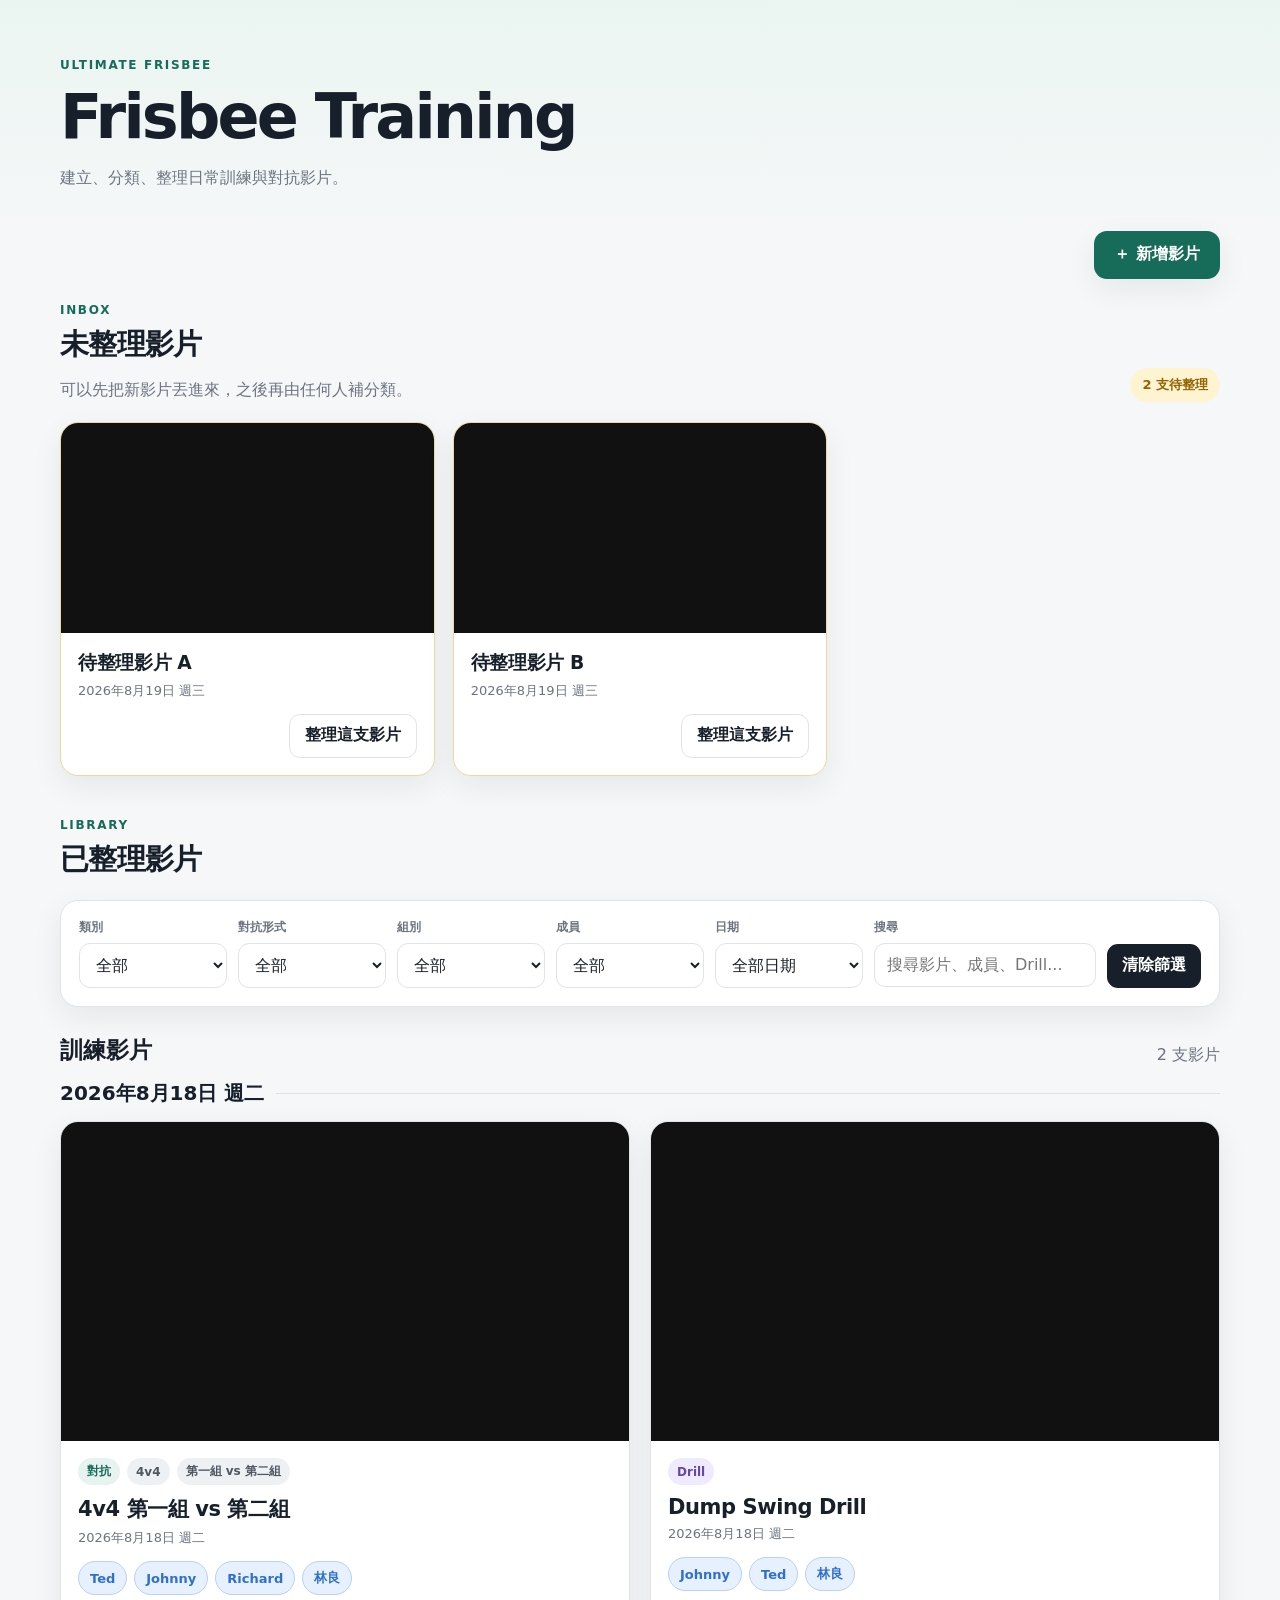
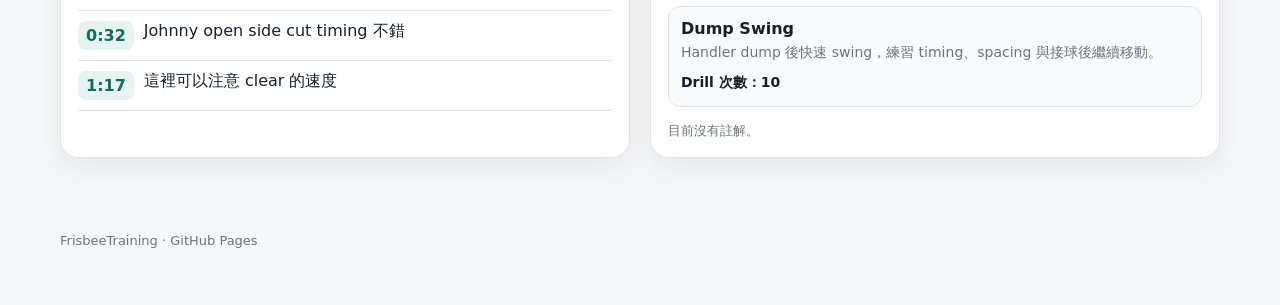
<file: index.html>
<!DOCTYPE html>
<html lang="zh-Hant">
<head>
  <meta charset="UTF-8" />
  <meta name="viewport" content="width=device-width, initial-scale=1.0" />
  <meta name="description" content="Frisbee training video library" />
  <title>Frisbee Training</title>
  <link rel="stylesheet" href="style.css" />
</head>
<body>
  <header class="site-header">
    <div class="container">
      <p class="eyebrow">ULTIMATE FRISBEE</p>
      <h1>Frisbee Training</h1>
      <p class="subtitle">建立、分類、整理日常訓練與對抗影片。</p>
    </div>
  </header>

  <main class="container">
    <!-- CREATE VIDEO LAUNCHER -->
    <section class="create-launcher">
      <button id="openCreatorButton" class="add-video-button" type="button">
        ＋ 新增影片
      </button>
    </section>

    <!-- CREATE VIDEO -->
    <section class="panel creator-panel" id="creatorPanel" hidden>
      <div class="section-heading">
        <div>
          <p class="eyebrow">CREATE</p>
          <h2>建立影片</h2>
          <p class="section-description">
            貼上 YouTube 連結，再依影片內容補上類別、成員與訓練資訊。
          </p>
        </div>

        <button id="closeCreatorButton" class="close-button" type="button" aria-label="關閉建立影片表單">
          ✕
        </button>
      </div>

      <form id="videoForm" class="video-form">
        <input id="sourceUnsortedId" type="hidden" />

        <div class="form-grid">
          <div class="field field-wide">
            <label for="youtubeUrl">YouTube 連結 *</label>
            <input
              id="youtubeUrl"
              type="url"
              placeholder="https://www.youtube.com/watch?v=..."
              required
            />
          </div>

          <div class="field">
            <label for="videoDate">日期 *</label>
            <input id="videoDate" type="date" required />
          </div>

          <div class="field">
            <label for="videoTitle">影片標題</label>
            <input id="videoTitle" type="text" placeholder="可留白，自動產生" />
          </div>

          <div class="field">
            <label for="categorySelect">類別 *</label>
            <select id="categorySelect" required>
              <option value="">請選擇</option>
              <option value="體能">體能</option>
              <option value="Drill">Drill</option>
              <option value="對抗">對抗</option>
            </select>
          </div>
        </div>

        <!-- COMMON MEMBER AREA -->
        <div class="subpanel">
          <div class="subpanel-title-row">
            <div>
              <h3>哪些成員？</h3>
              <p>所有影片類別都可以選擇參與成員。</p>
            </div>
          </div>

          <div id="memberPicker" class="member-picker"></div>

          <div class="inline-create">
            <div class="field">
              <label for="newMemberName">新增成員：名字</label>
              <input id="newMemberName" type="text" placeholder="例如：Alice" />
            </div>

            <div class="field">
              <label for="newMemberGender">性別</label>
              <select id="newMemberGender">
                <option value="">請選擇</option>
                <option value="male">男性</option>
                <option value="female">女性</option>
              </select>
            </div>

            <button id="addMemberButton" class="secondary-button align-end" type="button">
              新增成員
            </button>
          </div>

          <p id="memberMessage" class="form-message"></p>
        </div>

        <!-- SCRIMMAGE -->
        <div id="scrimmageFields" class="subpanel category-fields" hidden>
          <div class="subpanel-title-row">
            <div>
              <h3>對抗設定</h3>
              <p>選擇對抗人數與組別。</p>
            </div>
          </div>

          <div class="form-grid">
            <div class="field">
              <label for="formatSelect">對抗形式 *</label>
              <select id="formatSelect">
                <option value="">請選擇</option>
                <option value="2v2">2v2</option>
                <option value="3v3">3v3</option>
                <option value="4v4">4v4</option>
                <option value="5v5">5v5</option>
              </select>
            </div>

            <div class="field">
              <label for="groupSelect">組別 / 對戰 *</label>
              <select id="groupSelect"></select>
            </div>
          </div>

          <div class="inline-create compact-create">
            <div class="field">
              <label for="newGroupName">新增組別 / 對戰名稱</label>
              <input
                id="newGroupName"
                type="text"
                placeholder="例如：第三組 vs 第四組"
              />
            </div>

            <button id="addGroupButton" class="secondary-button align-end" type="button">
              新增組別
            </button>
          </div>
          <p id="groupMessage" class="form-message"></p>
        </div>

        <!-- DRILL -->
        <div id="drillFields" class="subpanel category-fields" hidden>
          <div class="subpanel-title-row">
            <div>
              <h3>Drill 設定</h3>
              <p>可以選既有 Drill，或直接建立新的 Drill。</p>
            </div>
          </div>

          <div class="field">
            <label for="drillSelect">Drill *</label>
            <select id="drillSelect"></select>
          </div>

          <div id="newDrillFields" class="new-drill-fields" hidden>
            <div class="form-grid">
              <div class="field">
                <label for="newDrillName">Drill 名字 *</label>
                <input id="newDrillName" type="text" placeholder="例如：Break Side 3-man Drill" />
              </div>

              <div class="field">
                <label for="newDrillReps">Drill 次數 *</label>
                <input id="newDrillReps" type="number" min="1" step="1" placeholder="例如：10" />
              </div>

              <div class="field field-wide">
                <label for="newDrillDescription">Drill 描述 *</label>
                <textarea
                  id="newDrillDescription"
                  rows="4"
                  placeholder="描述目的、跑位方式、注意事項..."
                ></textarea>
              </div>
            </div>
          </div>
          <p id="drillMessage" class="form-message"></p>
        </div>

        <div class="form-actions">
          <p id="videoFormMessage" class="form-message"></p>
          <div class="action-buttons">
            <button id="cancelOrganizeButton" class="secondary-button" type="button" hidden>
              取消整理
            </button>
            <button class="primary-button" type="submit">建立影片</button>
          </div>
        </div>
      </form>
    </section>

    <!-- UNSORTED -->
    <section class="panel unsorted-panel">
      <div class="section-heading">
        <div>
          <p class="eyebrow">INBOX</p>
          <h2>未整理影片</h2>
          <p class="section-description">
            可以先把新影片丟進來，之後再由任何人補分類。
          </p>
        </div>
        <span id="unsortedCount" class="count-pill"></span>
      </div>

      <div id="unsortedGrid" class="unsorted-grid"></div>

      <div id="unsortedEmpty" class="empty-state compact" hidden>
        <p>目前沒有待整理影片 🎉</p>
      </div>
    </section>

    <!-- LIBRARY -->
    <section class="panel library-panel">
      <div class="section-heading">
        <div>
          <p class="eyebrow">LIBRARY</p>
          <h2>已整理影片</h2>
        </div>
      </div>

      <section class="filters" aria-label="影片篩選">
        <div class="field">
          <label for="categoryFilter">類別</label>
          <select id="categoryFilter">
            <option value="all">全部</option>
            <option value="體能">體能</option>
            <option value="Drill">Drill</option>
            <option value="對抗">對抗</option>
          </select>
        </div>

        <div class="field">
          <label for="formatFilter">對抗形式</label>
          <select id="formatFilter">
            <option value="all">全部</option>
            <option value="2v2">2v2</option>
            <option value="3v3">3v3</option>
            <option value="4v4">4v4</option>
            <option value="5v5">5v5</option>
          </select>
        </div>

        <div class="field">
          <label for="groupFilter">組別</label>
          <select id="groupFilter">
            <option value="all">全部</option>
          </select>
        </div>

        <div class="field">
          <label for="playerFilter">成員</label>
          <select id="playerFilter">
            <option value="all">全部</option>
          </select>
        </div>

        <div class="field">
          <label for="dateFilter">日期</label>
          <select id="dateFilter">
            <option value="all">全部日期</option>
          </select>
        </div>

        <div class="field search-field">
          <label for="searchInput">搜尋</label>
          <input
            id="searchInput"
            type="search"
            placeholder="搜尋影片、成員、Drill..."
          />
        </div>

        <button id="resetFilters" class="reset-button" type="button">
          清除篩選
        </button>
      </section>

      <section class="results-header">
        <h3>訓練影片</h3>
        <p id="resultCount"></p>
      </section>

      <section id="videoGrid" aria-live="polite"></section>

      <section id="emptyState" class="empty-state" hidden>
        <h3>找不到符合條件的影片</h3>
        <p>試著清除篩選。</p>
      </section>
    </section>
  </main>

  <footer>
    <div class="container">
      <p>FrisbeeTraining · GitHub Pages</p>
    </div>
  </footer>

  <script src="videos.js"></script>
  <script src="app.js"></script>
</body>
</html>
</file>
<file: style.css>
* {
  box-sizing: border-box;
}

:root {
  --bg: #f5f7f8;
  --surface: #ffffff;
  --surface-soft: #f9fafb;
  --text: #17202a;
  --muted: #6b7480;
  --border: #dfe4e8;
  --accent: #176b59;
  --accent-soft: #e6f3ef;
  --warning: #936300;
  --warning-soft: #fff4d2;
  --male: #2f6fce;
  --male-soft: #e6f0ff;
  --female: #c94848;
  --female-soft: #ffe8e8;
  --danger: #a1342b;
  --shadow: 0 10px 30px rgba(22, 32, 42, 0.07);
}

html {
  scroll-behavior: smooth;
}

body {
  margin: 0;
  font-family: Inter, ui-sans-serif, system-ui, -apple-system, BlinkMacSystemFont,
    "Segoe UI", sans-serif;
  background: var(--bg);
  color: var(--text);
}

button,
input,
select,
textarea {
  font: inherit;
}

button {
  cursor: pointer;
}

.container {
  width: min(1160px, calc(100% - 32px));
  margin: 0 auto;
}

.site-header {
  padding: 58px 0 40px;
  background: linear-gradient(180deg, #eaf5f1 0%, var(--bg) 100%);
}

.eyebrow {
  margin: 0 0 8px;
  font-size: 12px;
  font-weight: 850;
  letter-spacing: 0.14em;
  color: var(--accent);
}

h1 {
  margin: 0;
  font-size: clamp(38px, 6vw, 62px);
  letter-spacing: -0.045em;
}

.subtitle,
.section-description {
  margin: 12px 0 0;
  color: var(--muted);
  line-height: 1.6;
}

.panel {
  margin: 0 0 42px;
}

.create-launcher {
  display: flex;
  justify-content: flex-end;
  margin: 0 0 24px;
}

.add-video-button {
  min-height: 48px;
  padding: 0 20px;
  border: 0;
  border-radius: 13px;
  background: var(--accent);
  color: #fff;
  font-weight: 900;
  box-shadow: var(--shadow);
}

.add-video-button:hover {
  opacity: 0.92;
}

.close-button {
  width: 40px;
  height: 40px;
  flex: 0 0 auto;
  border: 1px solid var(--border);
  border-radius: 999px;
  background: #fff;
  color: var(--muted);
  font-weight: 900;
}

.close-button:hover {
  color: var(--text);
  background: var(--surface-soft);
}

.creator-panel {
  padding: 24px;
  background: var(--surface);
  border: 1px solid var(--border);
  border-radius: 22px;
  box-shadow: var(--shadow);
}

.section-heading {
  display: flex;
  justify-content: space-between;
  align-items: flex-end;
  gap: 16px;
  margin-bottom: 20px;
}

.section-heading h2 {
  margin: 0;
  font-size: 29px;
  letter-spacing: -0.025em;
}

.video-form {
  display: grid;
  gap: 18px;
}

.form-grid {
  display: grid;
  grid-template-columns: repeat(2, minmax(0, 1fr));
  gap: 14px;
}

.field {
  display: flex;
  flex-direction: column;
  gap: 7px;
}

.field-wide {
  grid-column: 1 / -1;
}

label {
  color: var(--muted);
  font-size: 12px;
  font-weight: 800;
}

input,
select,
textarea {
  width: 100%;
  border: 1px solid var(--border);
  border-radius: 11px;
  padding: 11px 12px;
  background: #fff;
  color: var(--text);
}

input,
select {
  min-height: 44px;
}

textarea {
  resize: vertical;
}

input:focus,
select:focus,
textarea:focus {
  outline: 3px solid rgba(23, 107, 89, 0.13);
  border-color: var(--accent);
}

.subpanel {
  padding: 18px;
  border: 1px solid var(--border);
  border-radius: 16px;
  background: var(--surface-soft);
}

.subpanel-title-row {
  margin-bottom: 14px;
}

.subpanel-title-row h3 {
  margin: 0;
  font-size: 18px;
}

.subpanel-title-row p {
  margin: 5px 0 0;
  color: var(--muted);
  font-size: 13px;
}

.inline-create {
  display: grid;
  grid-template-columns: 1.5fr 1fr auto;
  align-items: end;
  gap: 10px;
  margin-top: 14px;
}

.compact-create {
  grid-template-columns: 1fr auto;
}

.align-end {
  align-self: end;
}

.member-picker {
  display: flex;
  flex-wrap: wrap;
  gap: 9px;
  min-height: 36px;
}

.member-option {
  position: relative;
}

.member-option input {
  position: absolute;
  pointer-events: none;
  opacity: 0;
}

.member-option span,
.player-tag {
  display: inline-flex;
  align-items: center;
  min-height: 34px;
  padding: 0 11px;
  border-radius: 999px;
  border: 1px solid var(--border);
  background: #fff;
  font-size: 13px;
  font-weight: 800;
}

.member-option.male span,
.player-tag.male {
  border-color: #b9d1f5;
  background: var(--male-soft);
  color: var(--male);
}

.member-option.female span,
.player-tag.female {
  border-color: #f2bbbb;
  background: var(--female-soft);
  color: var(--female);
}

.member-option input:checked + span {
  box-shadow: inset 0 0 0 2px currentColor;
  transform: translateY(-1px);
}

.member-option span:hover {
  filter: brightness(0.98);
}

.primary-button,
.secondary-button,
.reset-button,
.organize-button {
  min-height: 44px;
  border-radius: 11px;
  padding: 0 15px;
  font-weight: 850;
}

.primary-button {
  border: 0;
  background: var(--accent);
  color: #fff;
}

.secondary-button,
.organize-button {
  border: 1px solid var(--border);
  background: #fff;
  color: var(--text);
}

.reset-button {
  align-self: end;
  border: 0;
  background: var(--text);
  color: #fff;
}

.primary-button:hover,
.secondary-button:hover,
.reset-button:hover,
.organize-button:hover {
  opacity: 0.9;
}

.form-actions {
  display: flex;
  justify-content: space-between;
  align-items: center;
  gap: 16px;
}

.action-buttons {
  display: flex;
  gap: 10px;
  margin-left: auto;
}

.form-message {
  margin: 7px 0 0;
  min-height: 18px;
  color: var(--danger);
  font-size: 13px;
}

.success-message {
  color: var(--accent);
}

.count-pill {
  display: inline-flex;
  align-items: center;
  min-height: 34px;
  padding: 0 12px;
  border-radius: 999px;
  background: var(--warning-soft);
  color: var(--warning);
  font-size: 13px;
  font-weight: 850;
}

.unsorted-grid {
  display: grid;
  grid-template-columns: repeat(3, minmax(0, 1fr));
  gap: 18px;
}

.unsorted-card,
.video-card {
  overflow: hidden;
  background: var(--surface);
  border: 1px solid var(--border);
  border-radius: 18px;
  box-shadow: var(--shadow);
}

.unsorted-card {
  border-color: #ead8a0;
}

.video-frame {
  display: block;
  width: 100%;
  aspect-ratio: 16 / 9;
  border: 0;
  background: #111;
}

.unsorted-body,
.card-body {
  padding: 17px;
}

.unsorted-body h3,
.card-title {
  margin: 0;
  letter-spacing: -0.02em;
}

.unsorted-date,
.card-date {
  margin: 6px 0 14px;
  color: var(--muted);
  font-size: 13px;
}

.unsorted-actions {
  display: flex;
  justify-content: flex-end;
}

.filters {
  display: grid;
  grid-template-columns: repeat(5, minmax(110px, 1fr)) minmax(190px, 1.5fr) auto;
  gap: 11px;
  padding: 18px;
  margin-bottom: 28px;
  border: 1px solid var(--border);
  border-radius: 18px;
  background: var(--surface);
  box-shadow: var(--shadow);
}

.results-header {
  display: flex;
  justify-content: space-between;
  align-items: flex-end;
  gap: 12px;
  margin-bottom: 14px;
}

.results-header h3 {
  margin: 0;
  font-size: 23px;
}

#resultCount {
  margin: 0;
  color: var(--muted);
}

.date-section {
  margin-bottom: 34px;
}

.date-heading {
  display: flex;
  align-items: center;
  gap: 12px;
  margin: 0 0 14px;
  font-size: 20px;
}

.date-heading::after {
  content: "";
  height: 1px;
  flex: 1;
  background: var(--border);
}

.video-grid {
  display: grid;
  grid-template-columns: repeat(2, minmax(0, 1fr));
  gap: 20px;
}

.card-meta {
  display: flex;
  flex-wrap: wrap;
  gap: 7px;
  margin-bottom: 10px;
}

.badge {
  display: inline-flex;
  align-items: center;
  min-height: 27px;
  padding: 0 9px;
  border-radius: 999px;
  background: var(--accent-soft);
  color: var(--accent);
  font-size: 12px;
  font-weight: 850;
}

.badge.neutral {
  background: #eef1f3;
  color: #4f5862;
}

.badge.drill {
  background: #f0eaff;
  color: #6548a8;
}

.badge.fitness {
  background: #fff0dd;
  color: #9a5c16;
}

.card-title {
  font-size: 21px;
}

.player-list {
  display: flex;
  flex-wrap: wrap;
  gap: 7px;
  margin-bottom: 15px;
}

.player-tag {
  cursor: pointer;
}

.detail-box {
  margin: 0 0 15px;
  padding: 12px;
  border-radius: 12px;
  background: var(--surface-soft);
  border: 1px solid var(--border);
}

.detail-box strong {
  display: block;
  margin-bottom: 4px;
}

.detail-box p {
  margin: 0;
  color: var(--muted);
  line-height: 1.55;
  font-size: 14px;
}

.detail-line {
  margin-top: 8px !important;
  color: var(--text) !important;
  font-weight: 750;
}

.notes {
  margin: 0;
  padding: 0;
  list-style: none;
  border-top: 1px solid var(--border);
}

.notes li {
  display: grid;
  grid-template-columns: auto 1fr;
  gap: 10px;
  padding: 10px 0;
  border-bottom: 1px solid var(--border);
}

.timestamp {
  border: 0;
  border-radius: 8px;
  padding: 5px 8px;
  background: var(--accent-soft);
  color: var(--accent);
  font-weight: 850;
}

.no-notes {
  margin: 0;
  color: var(--muted);
  font-size: 13px;
}

.empty-state {
  padding: 46px 20px;
  text-align: center;
  color: var(--muted);
  border: 1px dashed var(--border);
  border-radius: 18px;
}

.empty-state.compact {
  padding: 20px;
}

.empty-state h3 {
  color: var(--text);
}

footer {
  padding: 20px 0 44px;
  color: var(--muted);
  font-size: 13px;
}

@media (max-width: 1050px) {
  .filters {
    grid-template-columns: repeat(3, minmax(0, 1fr));
  }

  .reset-button {
    grid-column: 1 / -1;
  }

  .unsorted-grid {
    grid-template-columns: repeat(2, minmax(0, 1fr));
  }
}

@media (max-width: 760px) {
  .form-grid,
  .video-grid,
  .unsorted-grid,
  .filters {
    grid-template-columns: 1fr;
  }

  .field-wide,
  .reset-button {
    grid-column: auto;
  }

  .inline-create,
  .compact-create {
    grid-template-columns: 1fr;
  }

  .section-heading,
  .results-header,
  .form-actions {
    align-items: flex-start;
    flex-direction: column;
  }

  .action-buttons {
    margin-left: 0;
    width: 100%;
  }

  .action-buttons button {
    flex: 1;
  }
}

@media (max-width: 520px) {
  .container {
    width: min(100% - 20px, 1160px);
  }

  .site-header {
    padding-top: 38px;
  }

  .creator-panel {
    padding: 16px;
  }
}
</file>
